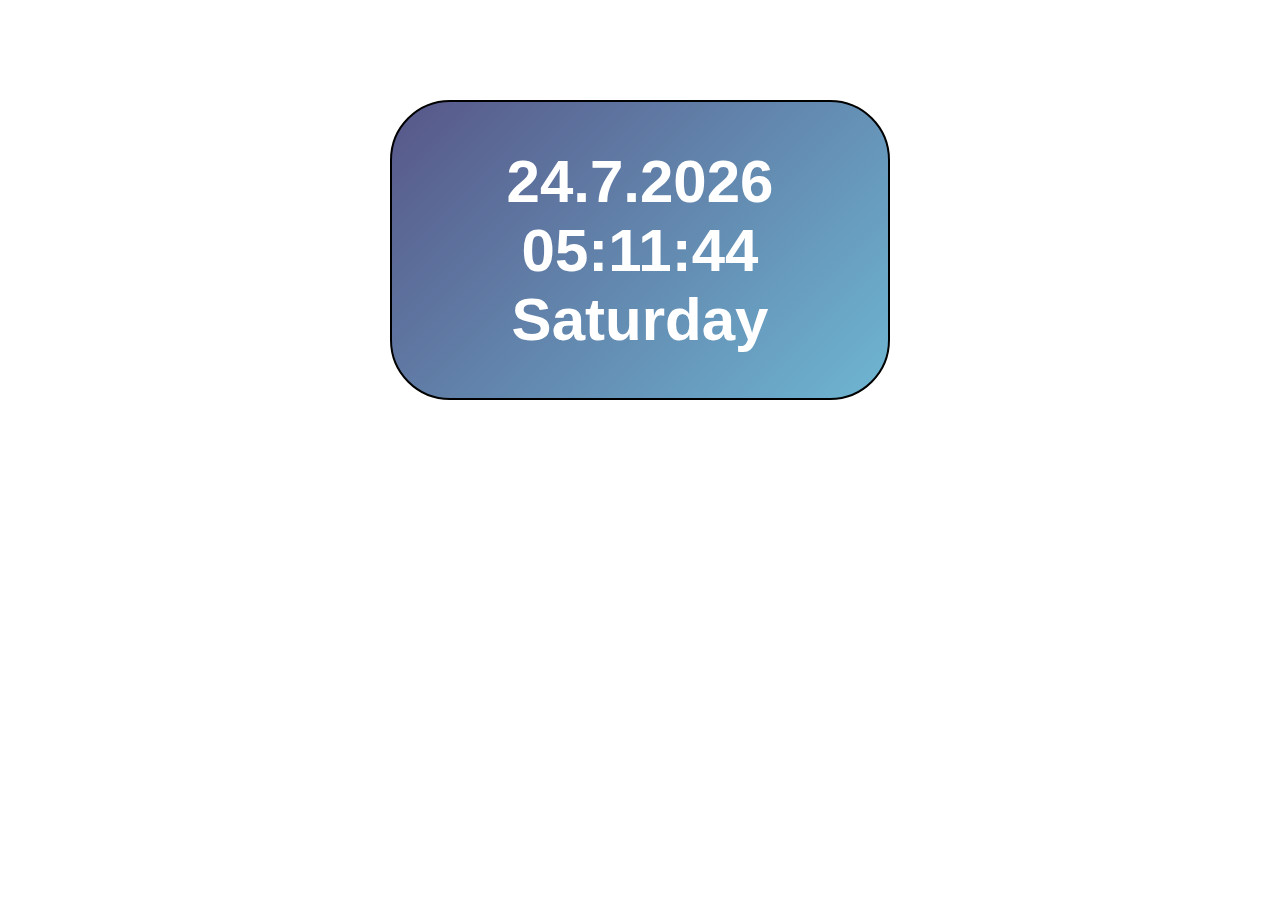
<file: digital_clock/index.html>
<!DOCTYPE html>
<html lang="en">
<head>
    <meta charset="UTF-8">
    <meta name="viewport" content="width=device-width, initial-scale=1.0">
    <title>Clock</title>
    <link href="style.css" rel="stylesheet">
</head>
<body>
    <div class="main">
        <div>
            <p  id="date"></p>
        </div>
        <div >
            <p id="clock">Digital Clock</p>
        </div>
        <div>
            <p id="weekday"></p>
        </div>
    </div>
    <script src="script.js"></script>
</body>
</html>
</file>
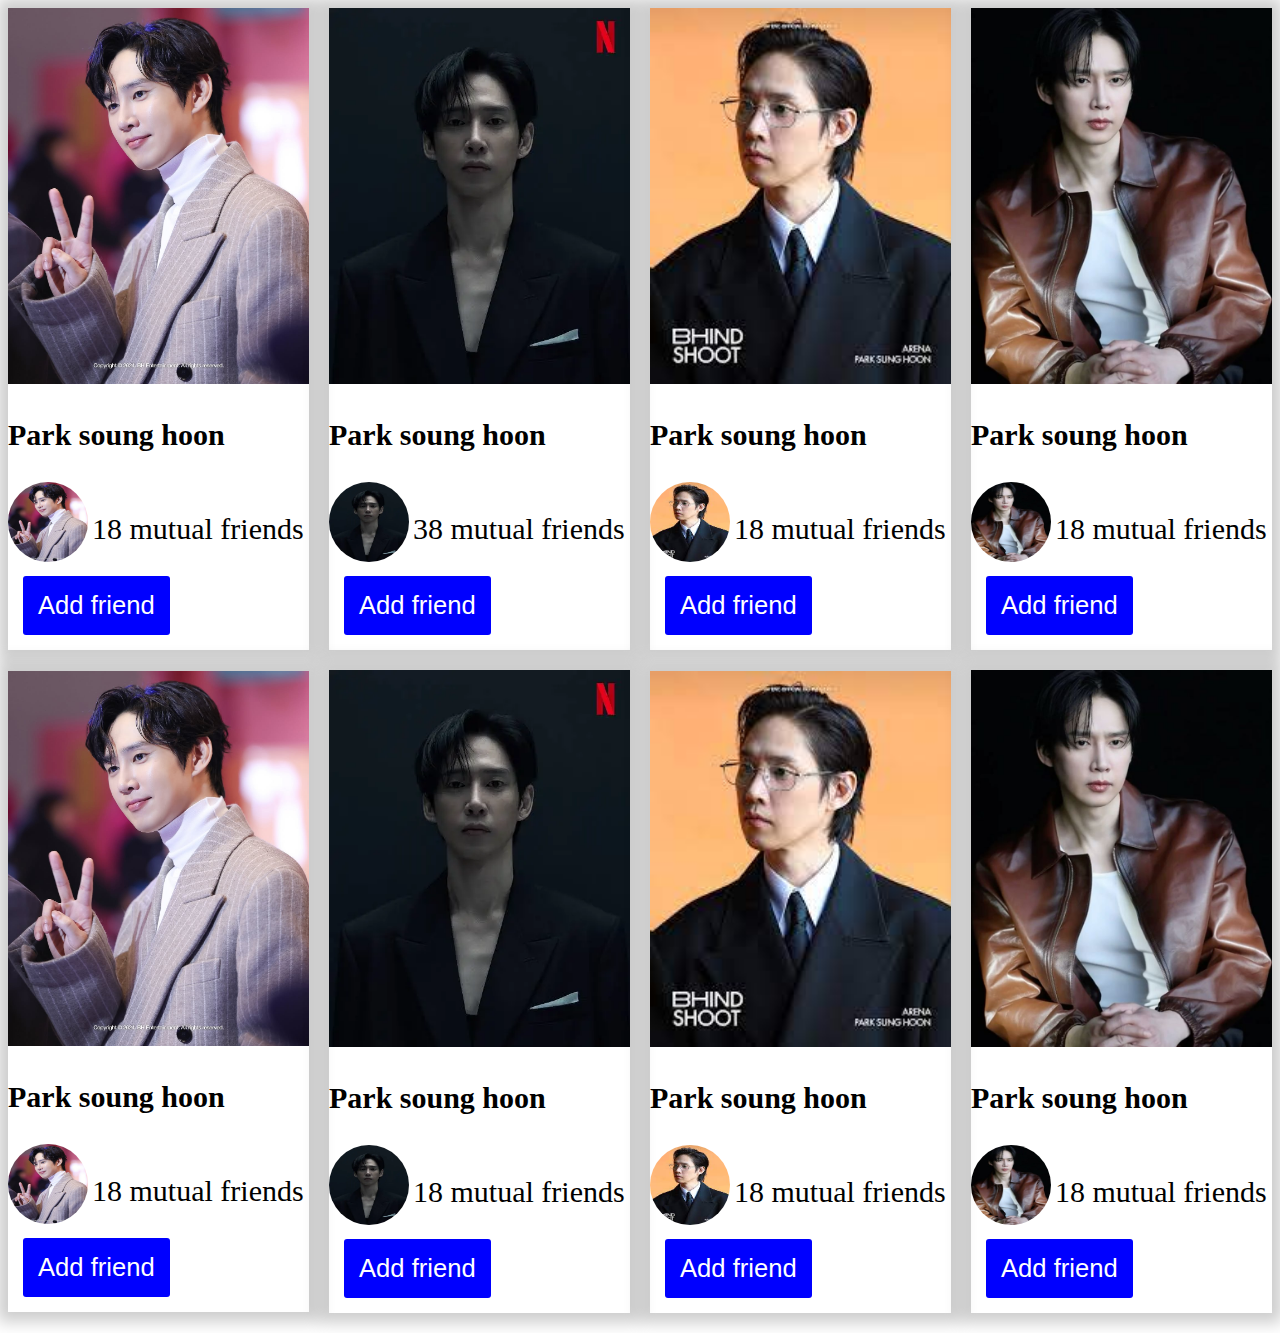
<file: cat.html>
<!DOCTYPE html>
<html lang="en">
<head>
    <meta charset="UTF-8">
    <meta name="viewport" content="width=device-width, initial-scale=1.0">
    <title>Actor</title>
    <style>
        .griddiv{
            display: grid;
            grid-template-columns: 1fr 1fr 1fr 1fr;
            margin-bottom: 20px;
            column-gap: 20px;
           align-items: center;
        }
        .first{
            width: 100%;
        }
        .firstdiv{
            box-shadow: 0 0 15px 10px rgba(0, 0, 0, 0.2);
        }
        .profile{
            width: 80px;
            height: 80px;
            border-radius: 80px;
        }
        .pfp{
            vertical-align: top;
            width: 80px;
            display: inline-block;
        }
        .info{
            display: inline-block;
        }
        .button1{
            color: white;
            background-color: blue;
            border: none;
            border-radius: 3px;
            padding-left: 15px;
            padding-top: 15px;
            padding-bottom: 15px;
            padding-right: 15px;
            margin-left: 15px;
            margin-bottom: 15px;
            font-size: 2vw;
        }
        p{
            font-size: 30px;
        }
        .button1:active{
            color: blue;
            background-color: azure;
        }
    </style>
</head>
<body>
<div class="griddiv">
    <div class="firstdiv">
       <div class="Picture">
        <img class="first" src="images/park soung hoon.jpg" alt="this can not be opened">
        </div> 
        <div class="name">
            <p>
                <strong>Park soung hoon</strong>
            </p>
        </div>
        <div class="status">
            <div class="pfp">
                <img class="profile" src="images/park soung hoon.jpg">
            </div>
            <div class="info">
                <p >
                    18 mutual friends
                </p>
            </div>
            <div>
                <button class="button1">
                    Add friend
                </button>
            </div>
        </div>
    </div>


<div class="firstdiv">
       <div class="Picture">
        <img class="first" src="images/actor.webp" alt="this can not be opened">
        </div> 
        <div class="name">
            <p>
                <strong>Park soung hoon</strong>
            </p>
        </div>
        <div class="status">
            <div class="pfp">
                <img class="profile" src="images/actor.webp">
            </div>
            <div class="info">
                <p >
                    38 mutual friends
                </p>
            </div>
            <div>
                <button class="button1">
                    Add friend
                </button>
            </div>
        </div>
    </div>

    <div class="firstdiv">
       <div class="Picture">
        <img class="first" src="images/act.jpeg" alt="this can not be opened">
        </div> 
        <div class="name">
            <p>
                <strong>Park soung hoon</strong>
            </p>
        </div>
        <div class="status">
            <div class="pfp">
                <img class="profile" src="images/act.jpeg">
            </div>
            <div class="info">
                <p >
                    18 mutual friends
                </p>
            </div>
            <div>
                <button class="button1">
                    Add friend
                </button>
            </div>
        </div>
    </div>
    <div class="firstdiv">
       <div class="Picture">
        <img class="first" src="images/download (2).jpeg" alt="this can not be opened">
        </div> 
        <div class="name">
            <p>
                <strong>Park soung hoon</strong>
            </p>
        </div>
        <div class="status">
            <div class="pfp">
                <img class="profile" src="images/download (2).jpeg">
            </div>
            <div class="info">
                <p >
                    18 mutual friends
                </p>
            </div>
            <div>
                <button class="button1">
                    Add friend
                </button>
            </div>
        </div>
    </div>
</div>

<div class="griddiv">
    <div class="firstdiv">
       <div class="Picture">
        <img class="first" src="images/park soung hoon.jpg" alt="this can not be opened">
        </div> 
        <div class="name">
            <p>
                <strong>Park soung hoon</strong>
            </p>
        </div>
        <div class="status">
            <div class="pfp">
                <img class="profile" src="images/park soung hoon.jpg">
            </div>
            <div class="info">
                <p >
                    18 mutual friends
                </p>
            </div>
            <div>
                <button class="button1">
                    Add friend
                </button>
            </div>
        </div>
    </div>


<div class="firstdiv">
       <div class="Picture">
        <img class="first" src="images/actor.webp" alt="this can not be opened">
        </div> 
        <div class="name">
            <p>
                <strong>Park soung hoon</strong>
            </p>
        </div>
        <div class="status">
            <div class="pfp">
                <img class="profile" src="images/actor.webp">
            </div>
            <div class="info">
                <p >
                    18 mutual friends
                </p>
            </div>
            <div>
                <button class="button1">
                    Add friend
                </button>
            </div>
        </div>
    </div>

    <div class="firstdiv">
       <div class="Picture">
        <img class="first" src="images/act.jpeg" alt="this can not be opened">
        </div> 
        <div class="name">
            <p>
                <strong>Park soung hoon</strong>
            </p>
        </div>
        <div class="status">
            <div class="pfp">
                <img class="profile" src="images/act.jpeg">
            </div>
            <div class="info">
                <p >
                    18 mutual friends
                </p>
            </div>
            <div>
                <button class="button1">
                    Add friend
                </button>
            </div>
        </div>
    </div>

    <div class="firstdiv">
       <div class="Picture">
        <img class="first" src="images/download (2).jpeg" alt="this can not be opened">
        </div> 
        <div class="name">
            <p>
                <strong>Park soung hoon</strong>
            </p>
        </div>
        <div class="status">
            <div class="pfp">
                <img class="profile" src="images/download (2).jpeg">
            </div>
            <div class="info">
                <p >
                    18 mutual friends
                </p>
            </div>
            <div>
                <button class="button1">
                    Add friend
                </button>
            </div>
        </div>
    </div>
</div>
</body>
</html>
</file>
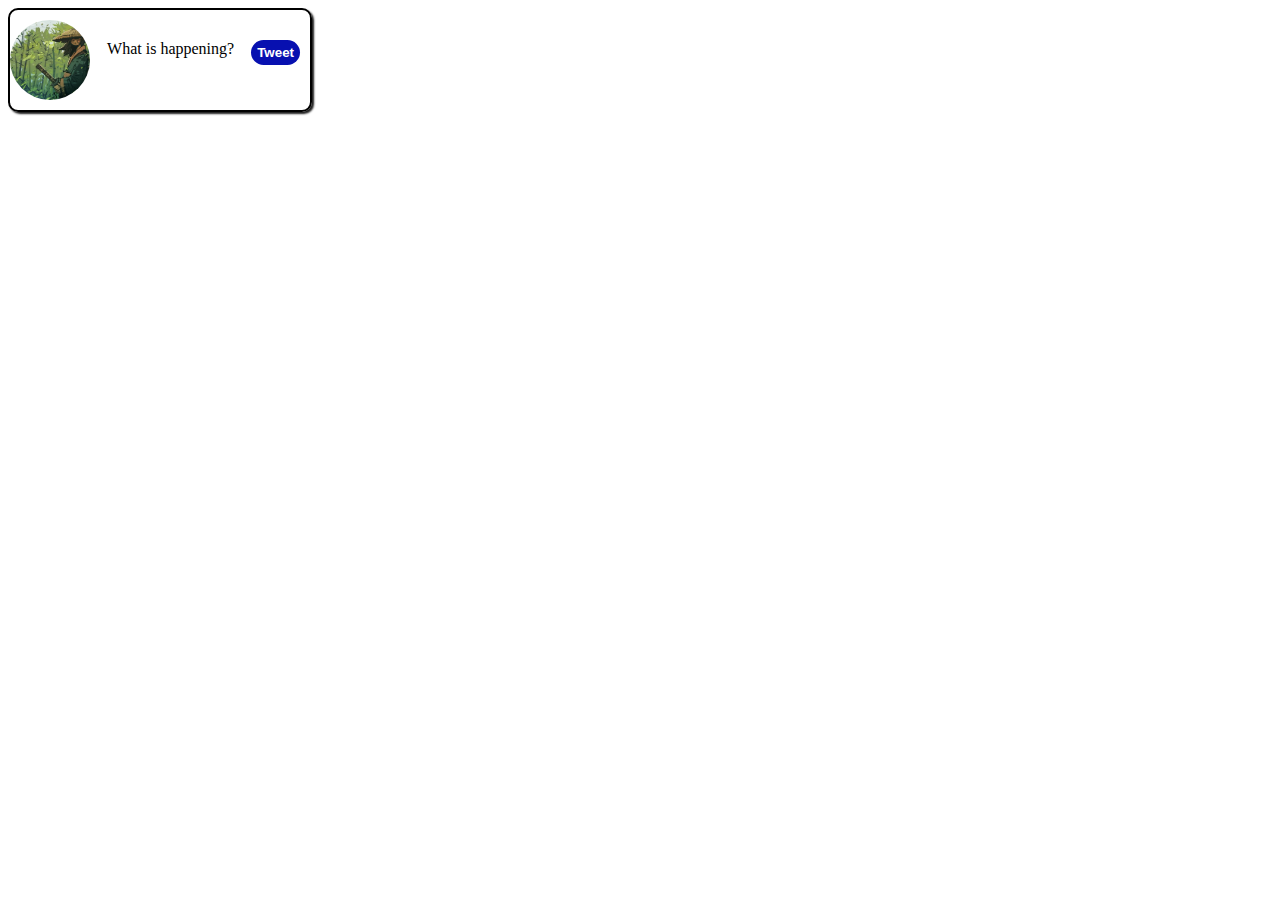
<file: exercise.html>
<!DOCTYPE html>
<html lang="en">
<head>
   <meta charset="UTF-8">
   <meta name="viewport" content="width=device-width, initial-scale=1.0">
   <title>Exercise</title>
   <style>
      .new{
         width: 300px;
         height: 100px;
         box-shadow: 2px 2px 2px  rgb(29, 29, 29);
         border: 2px solid black;
         display: inline-block;
         border-radius: 10px;
      }
      .sth{
         width: 80px;
         height:80px;
         object-fit: cover;
         display: block;
         border-radius: 40px;
         float : left;
         margin-top: 10px;
      }
      button{
         border: none;
         background-color: rgb(7, 16, 176);
         padding-top:5px;
         padding-bottom: 5px;
         float: right;
         margin-top: 30px;
         margin-right: 10px;
         color:white;
         size:20px;
         border-radius: 15px;
      }
      p{
         text-align:center;
         margin-top: 30px;
      }
   </style>
</head>
<body>
   <div class="new">
      <img class="sth" src="images/download.jpeg">
      <button><strong>Tweet</strong></button>
      <p>What is happening?</p>
   </div>
</body>
</html>
</file>
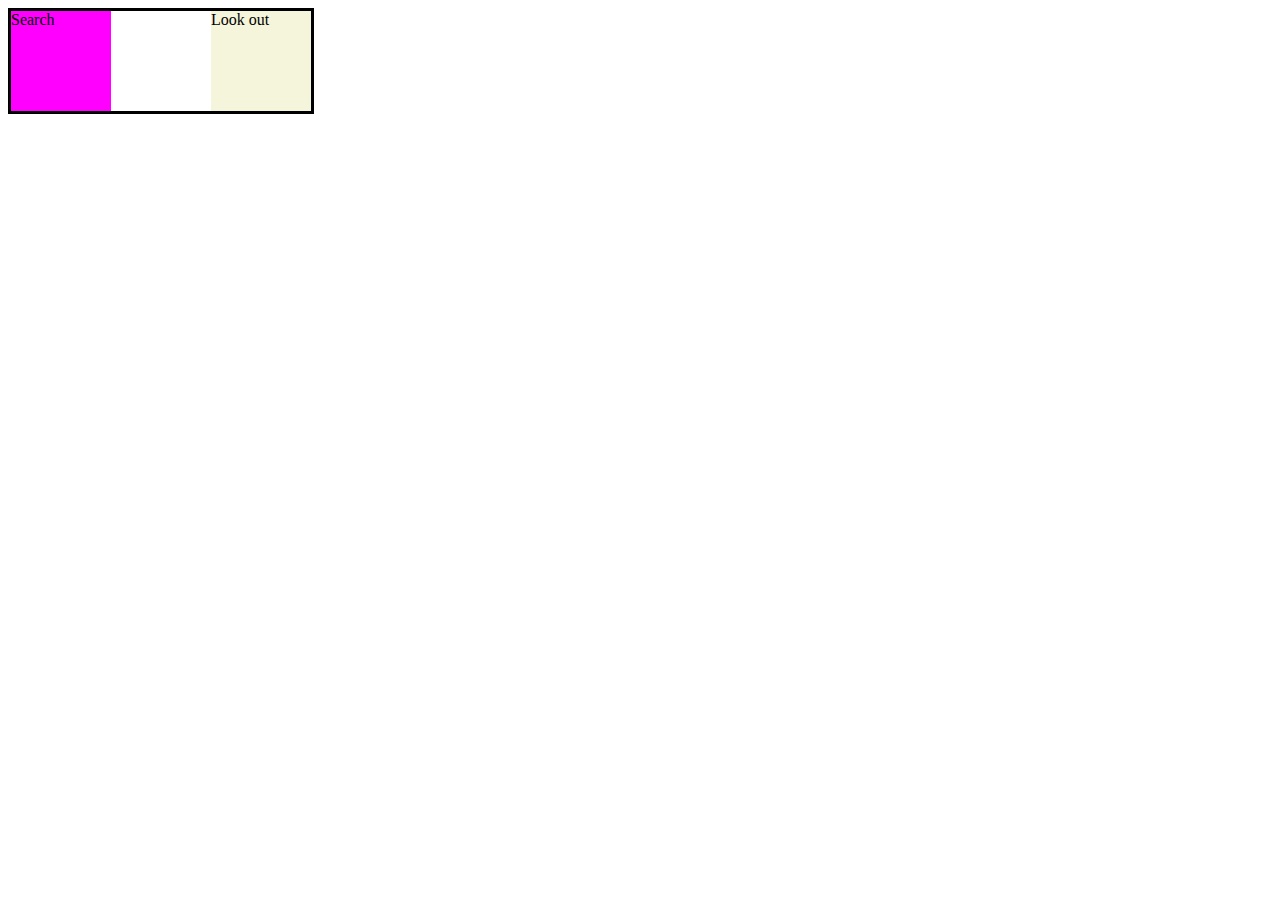
<file: grid.html>
<!DOCTYPE html>
<html lang="en">
<head>
    <meta charset="UTF-8">
    <meta name="viewport" content="width=device-width, initial-scale=1.0">
    <title>Document</title>
    <style>
        .flex{
            width: 300px;
            height: 100px;
            border-color: black;
            border-style: solid;
            display: flex;
            flex-direction: row;
            justify-content: space-between;
        }

        .f1{
            background-color: magenta;
            width: 100px;
        }
        .f2{
            background-color: beige;
            width: 100px;
        }
    </style>
</head>
<body>
    <div class="flex">
        <div class="f1">
            Search
        </div>
        <div class="f2">
            Look out
        </div>
    </div>

</body>
</html>
</file>
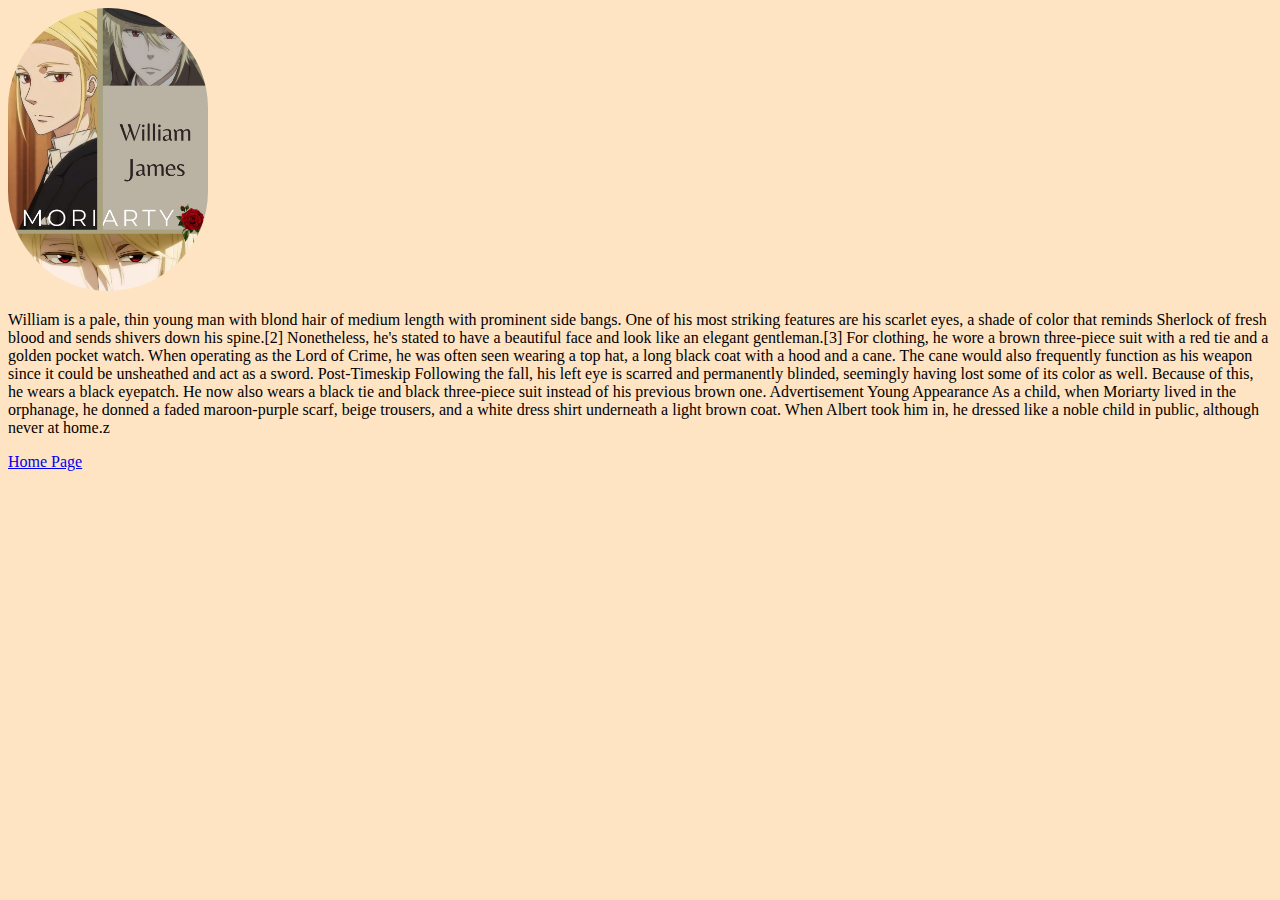
<file: secondabout.html>
<!DOCTYPE html>
<html lang="en">
<head>
    <meta charset="UTF-8">
    <meta name="viewport" content="width=device-width, initial-scale=1.0">
    <title>william james moriarty</title>
    <style>
        body{
            background-color: bisque;
        }
        .alone {
            width: 200px;
            border-radius: 100px;
        }
        
    </style>
</head>
<body>
    <img class="alone" src="images/william james.png">
    <p>William is a pale, thin young man with blond hair of medium length with prominent side bangs. One of his most striking features are his scarlet eyes, a shade of color that reminds Sherlock of fresh blood and sends shivers down his spine.[2] Nonetheless, he's stated to have a beautiful face and look like an elegant gentleman.[3]

For clothing, he wore a brown three-piece suit with a red tie and a golden pocket watch. When operating as the Lord of Crime, he was often seen wearing a top hat, a long black coat with a hood and a cane. The cane would also frequently function as his weapon since it could be unsheathed and act as a sword.

Post-Timeskip
Following the fall, his left eye is scarred and permanently blinded, seemingly having lost some of its color as well. Because of this, he wears a black eyepatch. He now also wears a black tie and black three-piece suit instead of his previous brown one.


Advertisement
Young Appearance
As a child, when Moriarty lived in the orphanage, he donned a faded maroon-purple scarf, beige trousers, and a white dress shirt underneath a light brown coat. When Albert took him in, he dressed like a noble child in public, although never at home.z</p>
    <a href="../second.html">Home Page</a>
</body>
</html>
</file>
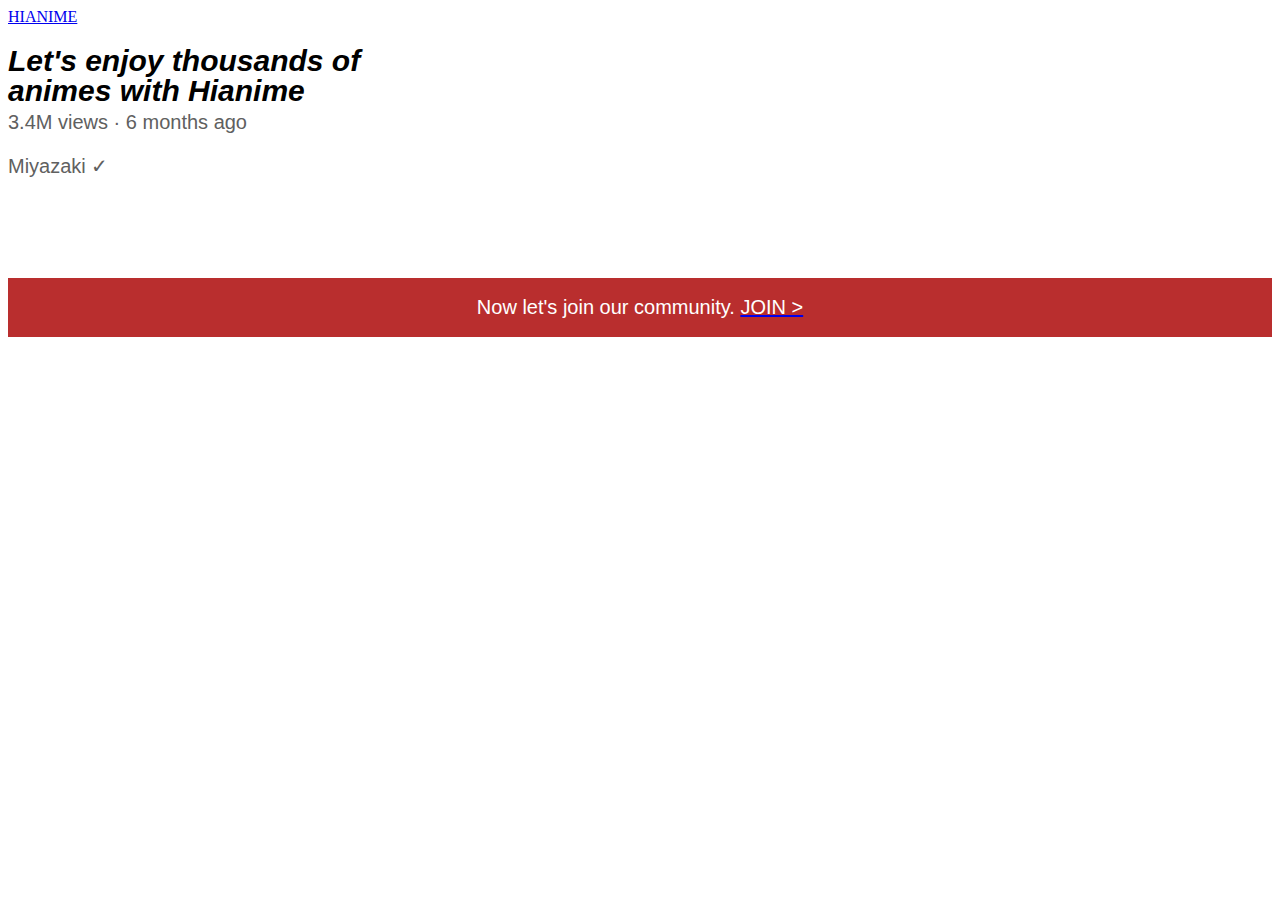
<file: text.html>
<!DOCTYPE html>
<html lang="en">
<head>
    <meta charset="UTF-8">
    <meta name="viewport" content="width=device-width, initial-scale=1.0">
    <title>Html</title>
    <link rel="stylesheet" href="text.css">
</head>
<body>
    
    <a href="https://hianimez.to/home" target="_blank" >HIANIME</a>
    <p class="info">Let's enjoy thousands of animes with Hianime</p>
    <p class="view">3.4M views &#183; 6 months ago</p>
    <p class="name">Miyazaki &#10003;</p>
    <p class="join"> Now let's join our community. <a href="https://hianimez.to/home" target="_blank"><span class="Span-example">JOIN ></span></a></p>
</body>
</html>
</file>
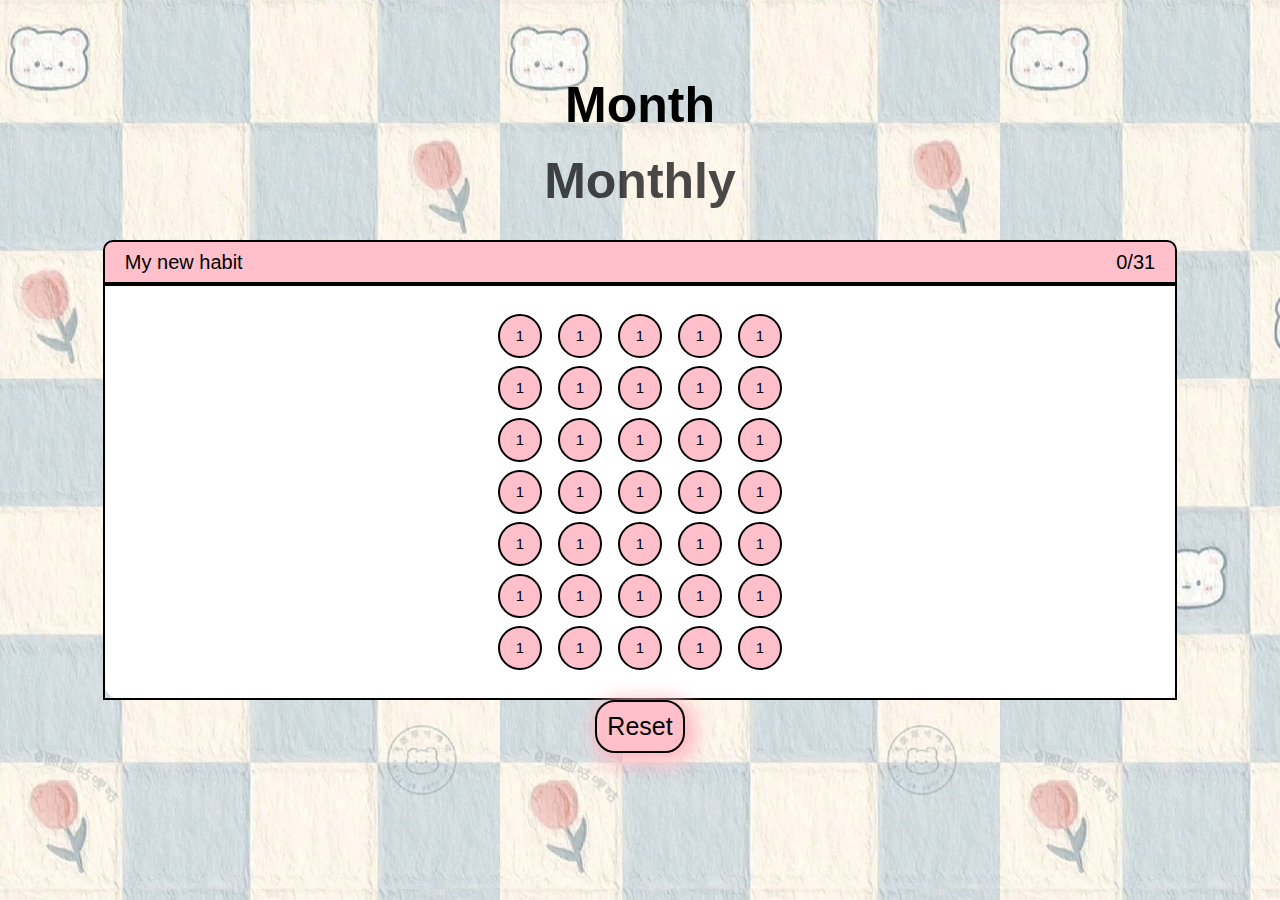
<file: habittracker/habit.html>
<!DOCTYPE html>
<html lang="en">
<head>
    <meta charset="UTF-8">
    <meta name="viewport" content="width=device-width, initial-scale=1.0">
    <link rel="icon" type="image/x-icon" href="sakura.png"> 
    <link href="https://fonts.cdnfonts.com/css/chocolate-covered-raindrops-bol" rel="stylesheet">
    <title>Habit Tracker</title>
    <link rel="stylesheet" href="habit.css">
</head>
<body>
    <h1 id="title">Month</h1>
    <h2 id="subtitle">Monthly</h2>
    <div id="calendarcontanier">
        <div id="calendardiv">
            <div id="calendarheading">
                <p class="HabitTitle">My new habit</p>
                <p class="total days"> 0/31</p>
            </div>
            <div id="calendarcontent">
                <div id="tracker">
                    <div class="days">
                        <div class="day">1</div>
                        <div class="day">1</div>
                        <div class="day">1</div>
                        <div class="day">1</div>
                        <div class="day">1</div>
                        <div class="day">1</div>
                        <div class="day">1</div>
                    </div>
                    <div class="days">
                        <div class="day">1</div>
                        <div class="day">1</div>
                        <div class="day">1</div>
                        <div class="day">1</div>
                        <div class="day">1</div>
                        <div class="day">1</div>
                        <div class="day">1</div>
                    </div>
                    <div class="days">
                        <div class="day">1</div>
                        <div class="day">1</div>
                        <div class="day">1</div>
                        <div class="day">1</div>
                        <div class="day">1</div>
                        <div class="day">1</div>
                        <div class="day">1</div>
                    </div>
                    <div class="days">
                        <div class="day">1</div>
                        <div class="day">1</div>
                        <div class="day">1</div>
                        <div class="day">1</div>
                        <div class="day">1</div>
                        <div class="day">1</div>
                        <div class="day">1</div>
                    </div>
                    <div class="days">
                        <div class="day">1</div>
                        <div class="day">1</div>
                        <div class="day">1</div>
                        <div class="day">1</div>
                        <div class="day">1</div>
                        <div class="day">1</div>
                        <div class="day">1</div>
                    </div>
                </div>
            </div>
        </div>
    </div>
    <button id="reset">Reset</button>

</body>
</html>
</file>
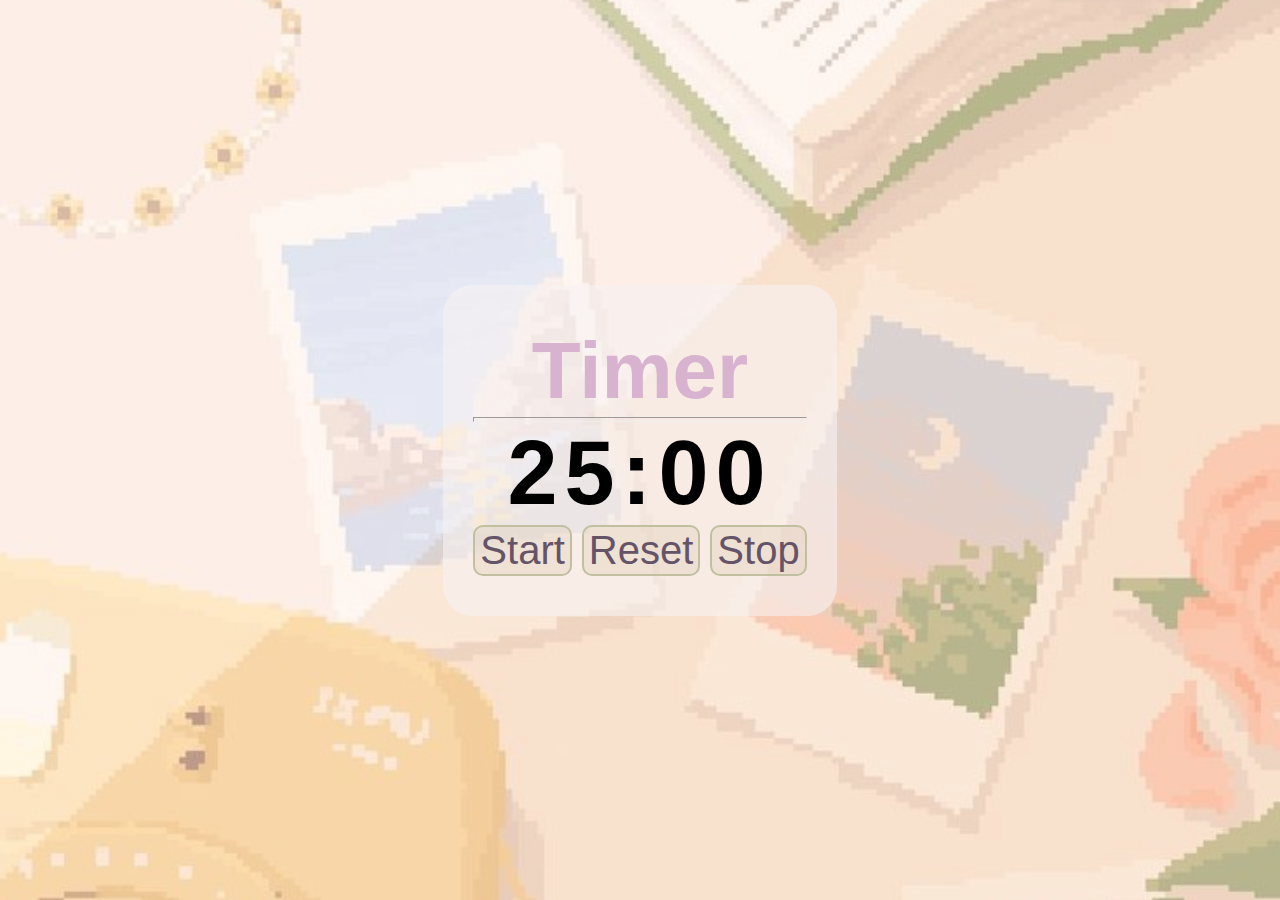
<file: timer/sugar.html>
<!DOCTYPE html>
<html lang="en">
<head>
    <meta charset="UTF-8">
    <meta name="viewport" content="width=device-width, initial-scale=1.0">
    <title>Timer</title>
    <link rel="stylesheet" href="style.css">
    <link href="https://fonts.cdnfonts.com/css/thumbellia" rel="stylesheet">
                
</head>
<body>
    <div class="container">
            <h1 class="header">Timer</h1>
            <hr>
            <p  class="timer" id="showtime">25:00</p>
        <div class="buttonwrapper">
            <button id="Start">
                Start
            </button>
            <button id="Reset">
                Reset
            </button>
            <button id="Stop">
                Stop
            </button>
        </div>
    </div>
    <script src="script.js"></script>
</body>
</html>
</file>
<file: digital_clock/style.css>
*{
    margin: 0px;
    padding: 0px;
    box-sizing: border-box;
    font-family: 'Gill Sans', 'Gill Sans MT', Calibri, 'Trebuchet MS', sans-serif;
}
body{
    display: flex;
    justify-content: center;
    align-items: center;
}
.main{
    display: flex;
    flex-direction: column;
    justify-content: center;
    align-items: center;
    width: 500px;
    height: 300px;
    text-align: center;
    border-radius: 60px;
    margin-top: 100px;
    border: solid 2px black;
    background: linear-gradient(135deg, rgb(87, 87, 137), rgb(110, 182, 210))
}
p{
    font-size: 60px;
    color: white;
    font-weight: bold;
}
</file>
<file: text.css>
p{
            font-family: Arial;
            margin-top:0px;
            margin-bottom: 0px;
        }
        .info{
            font-family: Arial;
            font-size: 30px;
            font-weight: bold;
            font-style: italic;
            width: 400px;
            line-height: 30px;
            margin-bottom: 5px;
            margin-top: 20px;
        }
        .view{
            font-family: Arial;
            font-size: 20px;
            margin-top: 25px;
            color: rgb(96,96,96);
            margin-top: 0px;
        }
        .name{
            font-family: Arial;
            font-size: 20px;
            color: rgb(96,96,96);
            margin-top: 20px;
        }
        .join{
            margin-top: 100px;
            font-size: 20px;
            background-color:rgb(185, 46, 46);
            color: white;
            text-align: center;
            padding-top: 18px;
            padding-bottom: 18px;
        }
        .Span-example{
            color: white;
        }
        .Span-example:hover{
            text-decoration: underline;
        }
</file>
<file: habittracker/habit.css>
body{
    background-image: url("download\ \(3\).jpeg");
    background-size: 500px;
    text-align: center;
    background-blend-mode: lighten;
    font-family:'Chocolate Covered Raindrops Bol', sans-serif;
}
#title{
    margin-top: 100px;
    line-height: 10px;
    font-size: 50px;
}
#subtitle{
    opacity: 0.7;
    font-size: 50px;
    margin-bottom: 30px;
}
#calendarcontainer{
    display: flex;
    justify-content: center;
}
#calendardiv{
    background-color: white;
    text-align: center;
    align-content: center;
    border-radius:10px 10px 20px 20px;
    width: 85%;
    margin: auto ;
}
#calendarheading{
    display: flex;
    justify-content: space-between;
    border-radius: 10px 10px 0px 0px;
    border: 2px solid black;
    background-color: pink;
    font-size: 20px;
    line-height: 0px;
    padding: 0px 20px;
}
#calendarcontent{
    border: 2px solid black;
    padding: 20px;
}
#tracker{
    display: flex;
    justify-content:center ;
}
.day{
    width: 30px;
    height: 30px;
    margin: 8px;
    padding: 5px;
    font-size:15px;
    text-align:center;
    align-content: center;
    border-radius: 40px;
    border: 2px solid black;
    background-color: pink;
}
#reset{
    background-color: pink;
    border: 2px solid black;
    box-shadow: 5px 5px 20px 5px lightpink;
    padding: 10px 10px 10px 10px;
    font-size: 25px;
    font-family:'Chocolate Covered Raindrops Bol', sans-serif;
    border-radius: 20px;
}
</file>
<file: timer/style.css>
*{
    font-family: 'Thumbellia', sans-serif;
    font-size: 40px;
    margin: 0px;
    box-sizing: border-box;                                            
}
body{
    display: flex;
    min-height: 100vh;
    justify-content: center;
    align-items: center;
    background:  linear-gradient(rgba(255, 255, 255, 0.4), rgba(255, 255, 255, 0.4)),url("pretty.jpg");
    background-size: cover;
    background-repeat: no-repeat;
    background-blend-mode: lighten;
    background-position: center;
}
.container{
    display: flex;
    border: 2px solid black;
    padding: 40px 30px;
    flex-direction: column;
    background-color:rgb(247, 242, 242,0.6);
    border-radius: 30px;
    border: none;
    align-items: center;
    text-align: center;
}
.header{
    font-size: 80px;
    color: rgb(216, 179, 207);
}
hr{
    width: 100%;
    height: 5px;
}
.buttonwrapper{
    display: flex;
    gap: 10px;
}
.timer{
    font-size: 90px;
    font-weight: bold;
    letter-spacing: 7px;
}
button{
    color: rgb(101, 83, 104);
    padding-right: 5px;
    padding-left: 5px;
    border-radius: 10px;
    background-color: rgb(225, 207, 185,0.4);
    border: 2px solid rgb(192, 192, 161);
}
button:hover{
    opacity: 0.4;
}
button:active{
    color: white;
    background-color: rgb(123, 109, 87);
}
</file>
